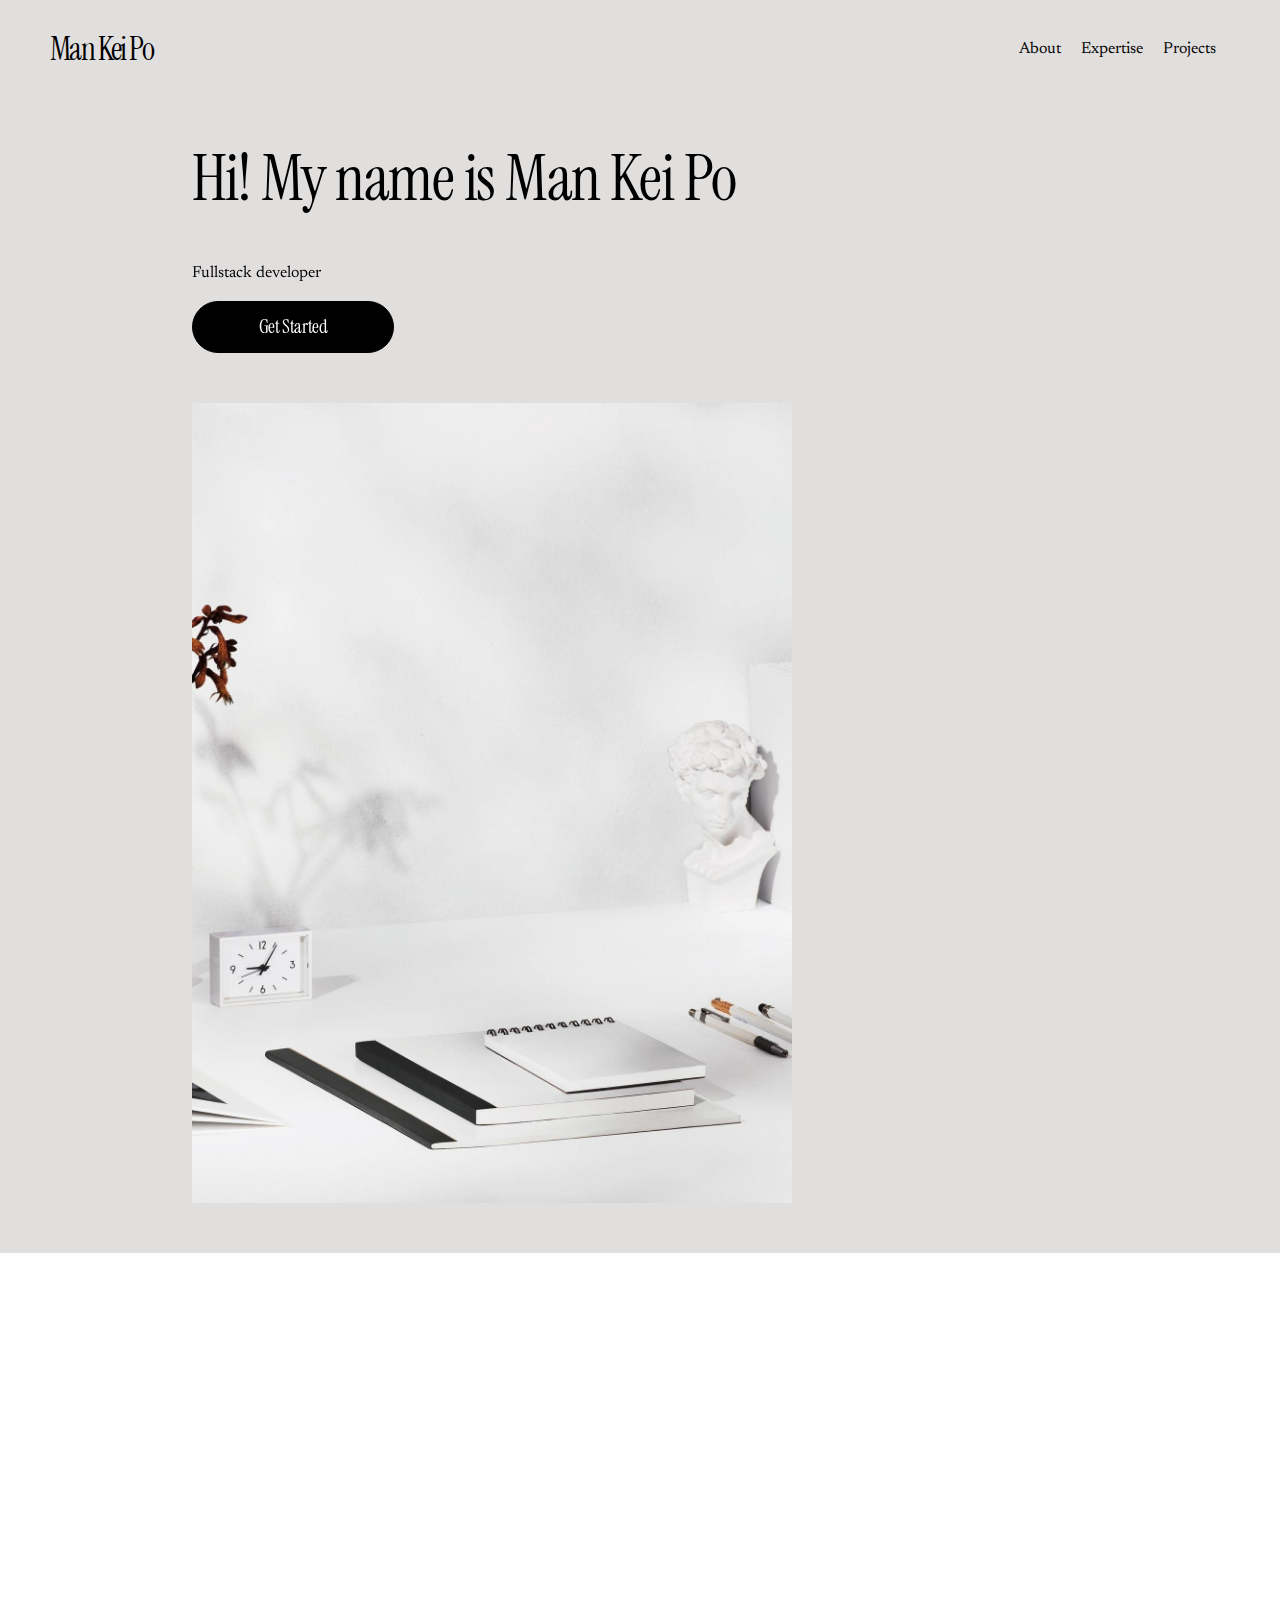
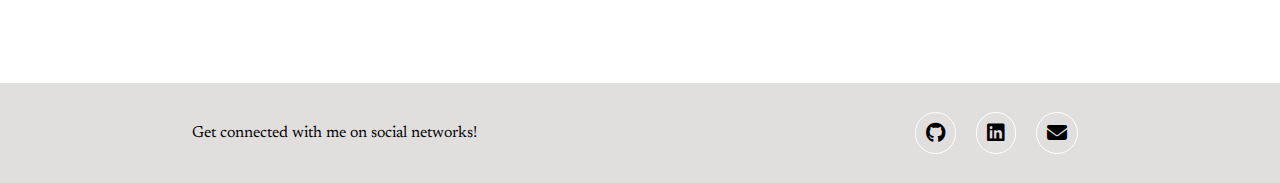
<file: index.html>
<!DOCTYPE html>
<html lang="en">
<head>
    <meta charset="UTF-8">
    <meta name="viewport" content="width=device-width, initial-scale=1.0">
    <link rel="stylesheet" href="index.css">
    <link rel="preconnect" href="https://fonts.googleapis.com">
    <link rel="preconnect" href="https://fonts.gstatic.com" crossorigin>
    <link href="https://fonts.googleapis.com/css2?family=Instrument+Serif:ital@0;1&family=Newsreader:ital,opsz,wght@0,6..72,200..800;1,6..72,200..800&display=swap" rel="stylesheet">
    <link rel="stylesheet" href="https://cdnjs.cloudflare.com/ajax/libs/font-awesome/6.4.2/css/all.min.css">
    <link rel="stylesheet" href="https://unpkg.com/aos@next/dist/aos.css" />
    <title>Man Kei Po | Fullstack developer</title>
</head>
<body>
    <button id="scrollUpBtn" onclick="scrollToTop()">
        <i class="fa-solid fa-arrow-up"></i>
    </button>
    <nav>
        <a href="/#" class="logo instrument-serif-regular" >Man Kei Po</a>
        <!-- Need Resizing-->
        <div class="hamburger" onclick="toggleMenu()">☰</div>
        <ul class="newsreader nav-links" id="nav-links">
          <li><a href="#about">About</a></li>
          <li><a href="#expertise">Expertise</a></li>
          <li><a href="#projects">Projects</a></li>
        </ul>
    </nav>
    <main>
        <div class="homepage">
            <span data-aos="fade-up" data-aos-duration="1000">
                <h1 class="instrument-serif-regular">Hi! My name is Man Kei Po</h1>
                <p class="newsreader">Fullstack developer</p>
                <a href="#about" class="button instrument-serif-regular">Get Started</a>
            </span>
            <img src="img/Light+Objects+1.png" alt="image" data-aos="fade-up" data-aos-duration="1000">
        </div>
        <div id="about"></div>
        <div class="aboutme" data-aos="fade-up" data-aos-duration="1000">
            <img src="img/Sleek+Objects+2.png" alt="image">
            <span data-aos="fade-up" data-aos-duration="1000" data-aos-delay="50">
                <h1 class="instrument-serif-regular">About Me</h1>
                <p class="newsreader">I'm a Computer Science student at Hunter College, passionate about backend development, full-stack web applications, and problem-solving. I enjoy building scalable and efficient software solutions, and I’m always looking to expand my knowledge in algorithms and system design.</p>
                <p class="newsreader">With experience in web development, API design, and real-time applications, I have worked on projects like AlumLink, Foodie, and a multiplayer Jeopardy game. Through internships, hackathons, and coding boot camps, I’ve honed my skills in JavaScript, Python, React, Node.js, and databases like MongoDB and PostgreSQL.</p>
                <p class="newsreader">Feel free to explore my projects, check out my resume, or get in touch!</p>
            </span>
        </div>
        <!-- Need Resizing-->
        <div id="expertise"></div>
        <div class="skills" data-aos="fade-up" data-aos-duration="1000">
            <h1 class="instrument-serif-regular">My Skills</h1>
            <h3 class="newsreader">Fullstack Development</h3>
            <div class="containers">
                <div class="box" data-aos="fade-up" data-aos-duration="1000" data-aos-delay="200">
                    <h2 class="newsreader">Frontend</h2>
                    <i class="fab fa-html5 skill-icon"></i>
                    <i class="fab fa-css3-alt skill-icon"></i>
                    <i class="fab fa-react skill-icon"></i>
                </div>
                <div class="box" data-aos="fade-up" data-aos-duration="1000" data-aos-delay="400">
                    <h2 class="newsreader">Backend</h2>
                    <i class="fab fa-node skill-icon"></i>
                    <i class="fas fa-database skill-icon"></i>
                    <i class="fas fa-server skill-icon"></i>
                </div>
                <div class="box lastbox" data-aos="fade-up" data-aos-duration="1000" data-aos-delay="600">
                    <h2 class="newsreader">Languages</h2>
                    <i class="fab fa-js skill-icon"></i>
                    <i class="fab fa-python skill-icon"></i>
                    <i class="fa-brands fa-java skill-icon"></i>

                </div>
            </div>
        </div>
        <!-- Need Resizing-->
        <div id="projects"></div>
        <div class="projects" data-aos="fade-up" data-aos-duration="1000" data-aos-delay="200">
            <h1 class="instrument-serif-regular">Projects</h1>
            <div class="project-containers">
                <div class="container">
                    <a href="/pages/Jeopardy.html">
                        <img src="img/jeopardy.png" alt="image">
                        <h3 class="newsreader">Jeopardy</h3>
                        <p class="newsreader">A full-stack web application for a real-time multiplayer Jeopardy game using React, JavaScript, and Express.js, implementing socket connections for live gameplay, a RESTful API for data management</p>
                    </a>
                </div>
                <div class="container">
                    <a href="/pages/stray.html">
                        <img src="img/stray-finder.png" alt="image">
                        <h3 class="newsreader">Stray-finder</h3>
                        <p class="newsreader">A full-stack web application for locating and tracking stray animals using React, JavaScript, and Express.js, integrating Google Maps API for stray coordinates, a RESTful API, AWS S3 for image storage, and Nodemailer for subscriber notifications</p>
                    </a>
                </div>
                <div class="container">
                    <a href="/pages/Alum.html">
                        <img src="img/Alumlink.png" alt="image">
                        <h3 class="newsreader">AlumLink</h3>
                        <p class="newsreader">A full-stack open source alumni directory solution designed for CUNY Law School graduates in a team of 4 and built with React, Node.js, Express.js, and PostgreSQL.</p>
                    </a>
                </div>
            </div>
        </div>
    </main>
    <footer>
        <p class="newsreader">Get connected with me on social networks!</p>
        <ul>
            <li><a href="https://github.com/mankeipo/"><i class="fa-brands fa-github footer-icons"></i></a></li>
            <li><a href="https://www.linkedin.com/in/man-kei-po-22537421a/"><i class="fa-brands fa-linkedin footer-icons"></i></a></li>
            <li><a href="mailto:pomankei66666@gmail.com"><i class="fa-solid fa-envelope footer-icons"></i></a></li>
        </ul>
    </footer>
    <script src="https://unpkg.com/aos@next/dist/aos.js"></script>
    <script>
      AOS.init();
      function toggleMenu() {
            const navLinks = document.getElementById("nav-links");
            navLinks.classList.toggle("active");
      }
      window.addEventListener("scroll", function () {
        const scrollUpBtn = document.getElementById("scrollUpBtn");
        const aboutSection = document.getElementById("about");

        if (window.scrollY >= aboutSection.offsetTop - 50) {
            scrollUpBtn.style.display = "flex";
        } else {
            scrollUpBtn.style.display = "none";
        }
      });

    function scrollToTop() {
        window.scrollTo({ top: 0});
    }
    </script>
</body>
</html>
</file>
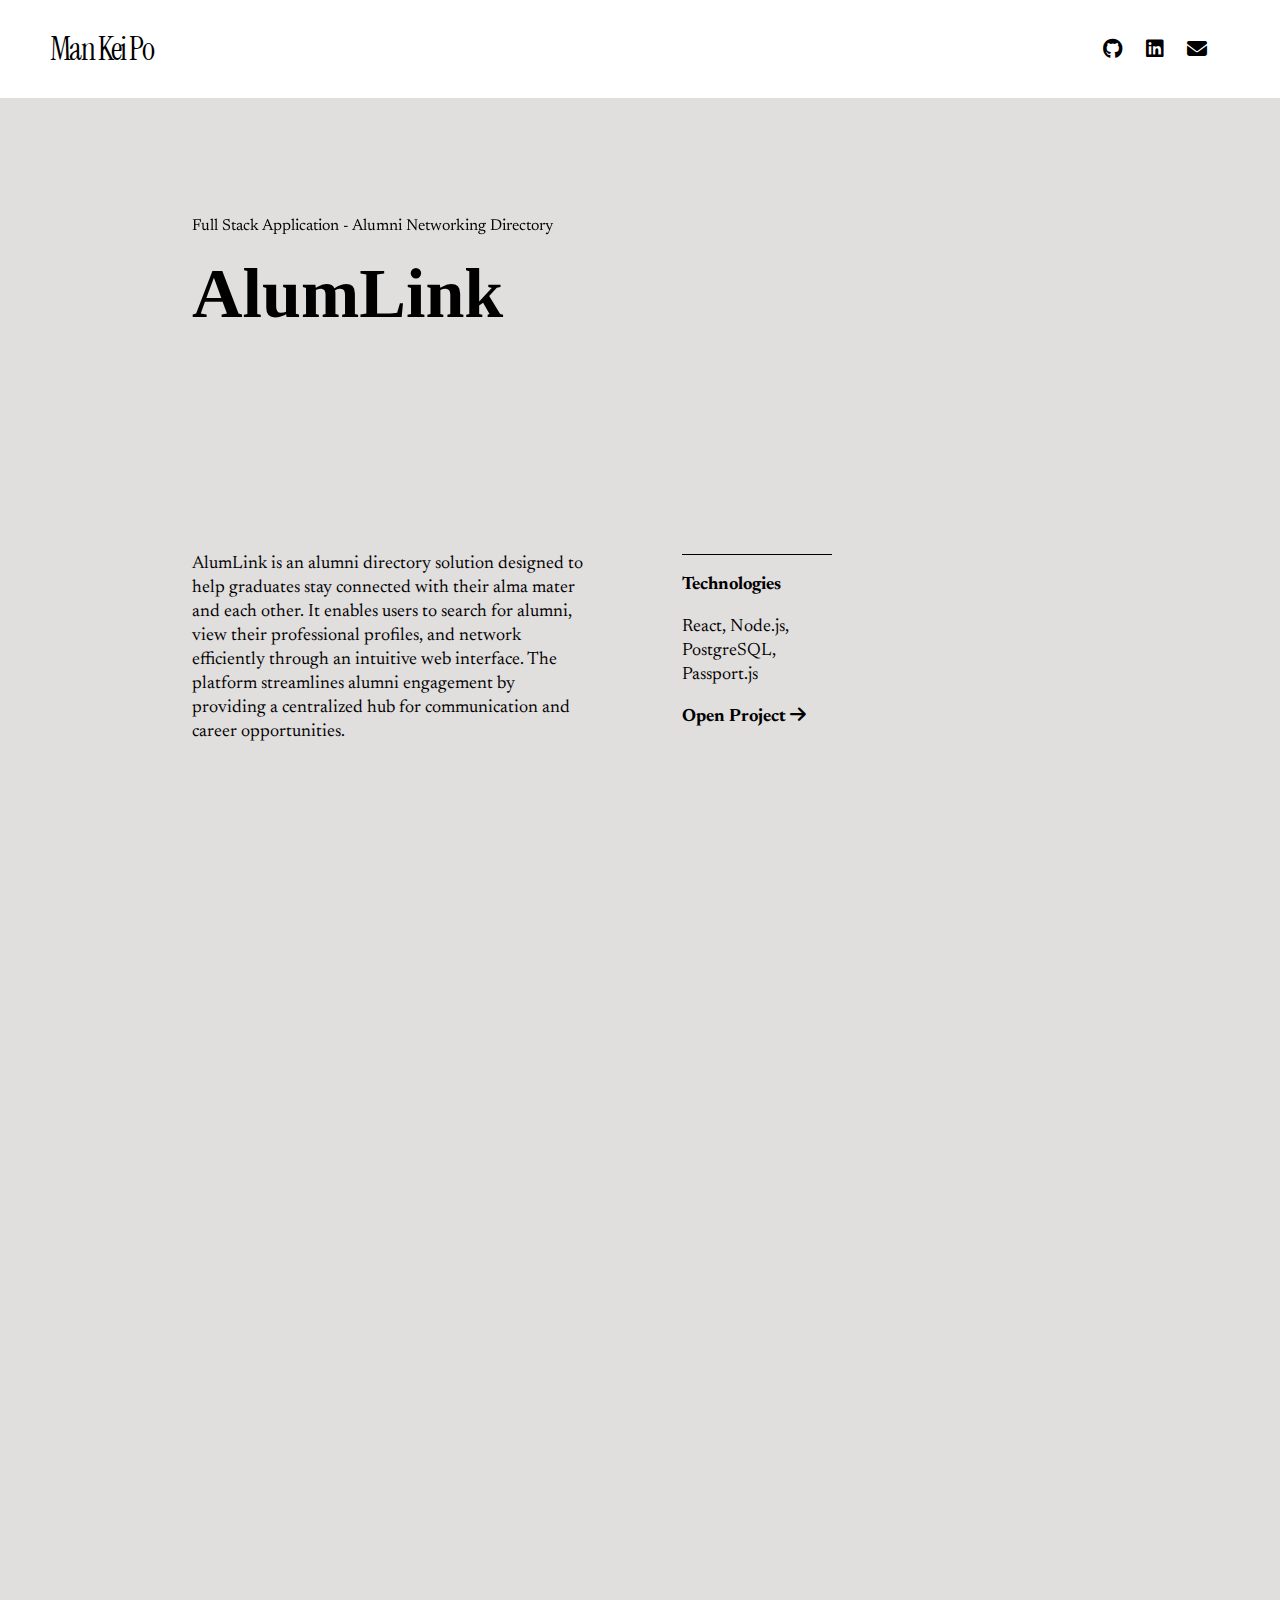
<file: pages/Alum.html>
<!DOCTYPE html>
<html lang="en">
<head>
    <meta charset="UTF-8">
    <meta name="viewport" content="width=device-width, initial-scale=1.0">
    <title>Man Kei Po | AlumLink</title>
    <link rel="stylesheet" href="project.css">
    <link rel="preconnect" href="https://fonts.googleapis.com">
    <link rel="preconnect" href="https://fonts.gstatic.com" crossorigin>
    <link href="https://fonts.googleapis.com/css2?family=Instrument+Serif:ital@0;1&family=Newsreader:ital,opsz,wght@0,6..72,200..800;1,6..72,200..800&display=swap" rel="stylesheet">
    <link rel="stylesheet" href="https://cdnjs.cloudflare.com/ajax/libs/font-awesome/6.4.2/css/all.min.css">
    <link rel="stylesheet" href="https://unpkg.com/aos@next/dist/aos.css" />
</head>
<body>
    <button id="scrollUpBtn" onclick="scrollToTop()">
        <i class="fa-solid fa-arrow-up"></i>
    </button>
    <nav>
        <a href="/#" class="logo instrument-serif-regular">Man Kei Po</a>
        <ul>
            <li><a href="https://github.com/mankeipo/"><i class="fa-brands fa-github footer-icons"></i></a></li>
            <li><a href="https://www.linkedin.com/in/man-kei-po-22537421a/"><i class="fa-brands fa-linkedin footer-icons"></i></a></li>
            <li><a href="mailto:pomankei66666@gmail.com"><i class="fa-solid fa-envelope footer-icons"></i></a></li>
        </ul>
    </nav>
    <main>
        <div class="context">
            <p class="newsreader" data-aos="fade-up" data-aos-duration="1000">Full Stack Application - Alumni Networking Directory</p>
            <h1 data-aos="fade-up" data-aos-duration="1000">AlumLink</h1>
            <div class="text newsreader">
                <p class="desc">AlumLink is an alumni directory solution designed to help graduates stay connected with their alma mater and each other. It enables users to search for alumni, view their professional profiles, and network efficiently through an intuitive web interface. The platform streamlines alumni engagement by providing a centralized hub for communication and career opportunities.</p>
                <div class="tech">
                    <b><p>Technologies</h3></b>
                    <p>React, Node.js, PostgreSQL, Passport.js</p>
                    <b><a href="https://github.com/CUNYTechPrep/AlumLink">Open Project <i class="fa-solid fa-arrow-right"></i></a></b>
                </div>
            </div>
        </div>
        <div id="slideshow" class="slideshow" data-aos="fade-up" data-aos-duration="1000">
            <img src="../img/Alum2.png" alt="">
            <img src="../img/Alum3.png" alt="">
            <img src="../img/Alum4.png" alt="">
        </div>
    </main>
    <script src="https://unpkg.com/aos@next/dist/aos.js"></script>
    <script>
      AOS.init();
      window.addEventListener("scroll", function () {
        const scrollUpBtn = document.getElementById("scrollUpBtn");
        const slideshowSection = document.getElementById("slideshow");

        if (window.scrollY >= slideshowSection.offsetTop - 50) {
            scrollUpBtn.style.display = "flex";
        } else {
            scrollUpBtn.style.display = "none";
        }
      });

    function scrollToTop() {
        window.scrollTo({ top: 0});
    }
    </script>
</body>
</html>
</file>
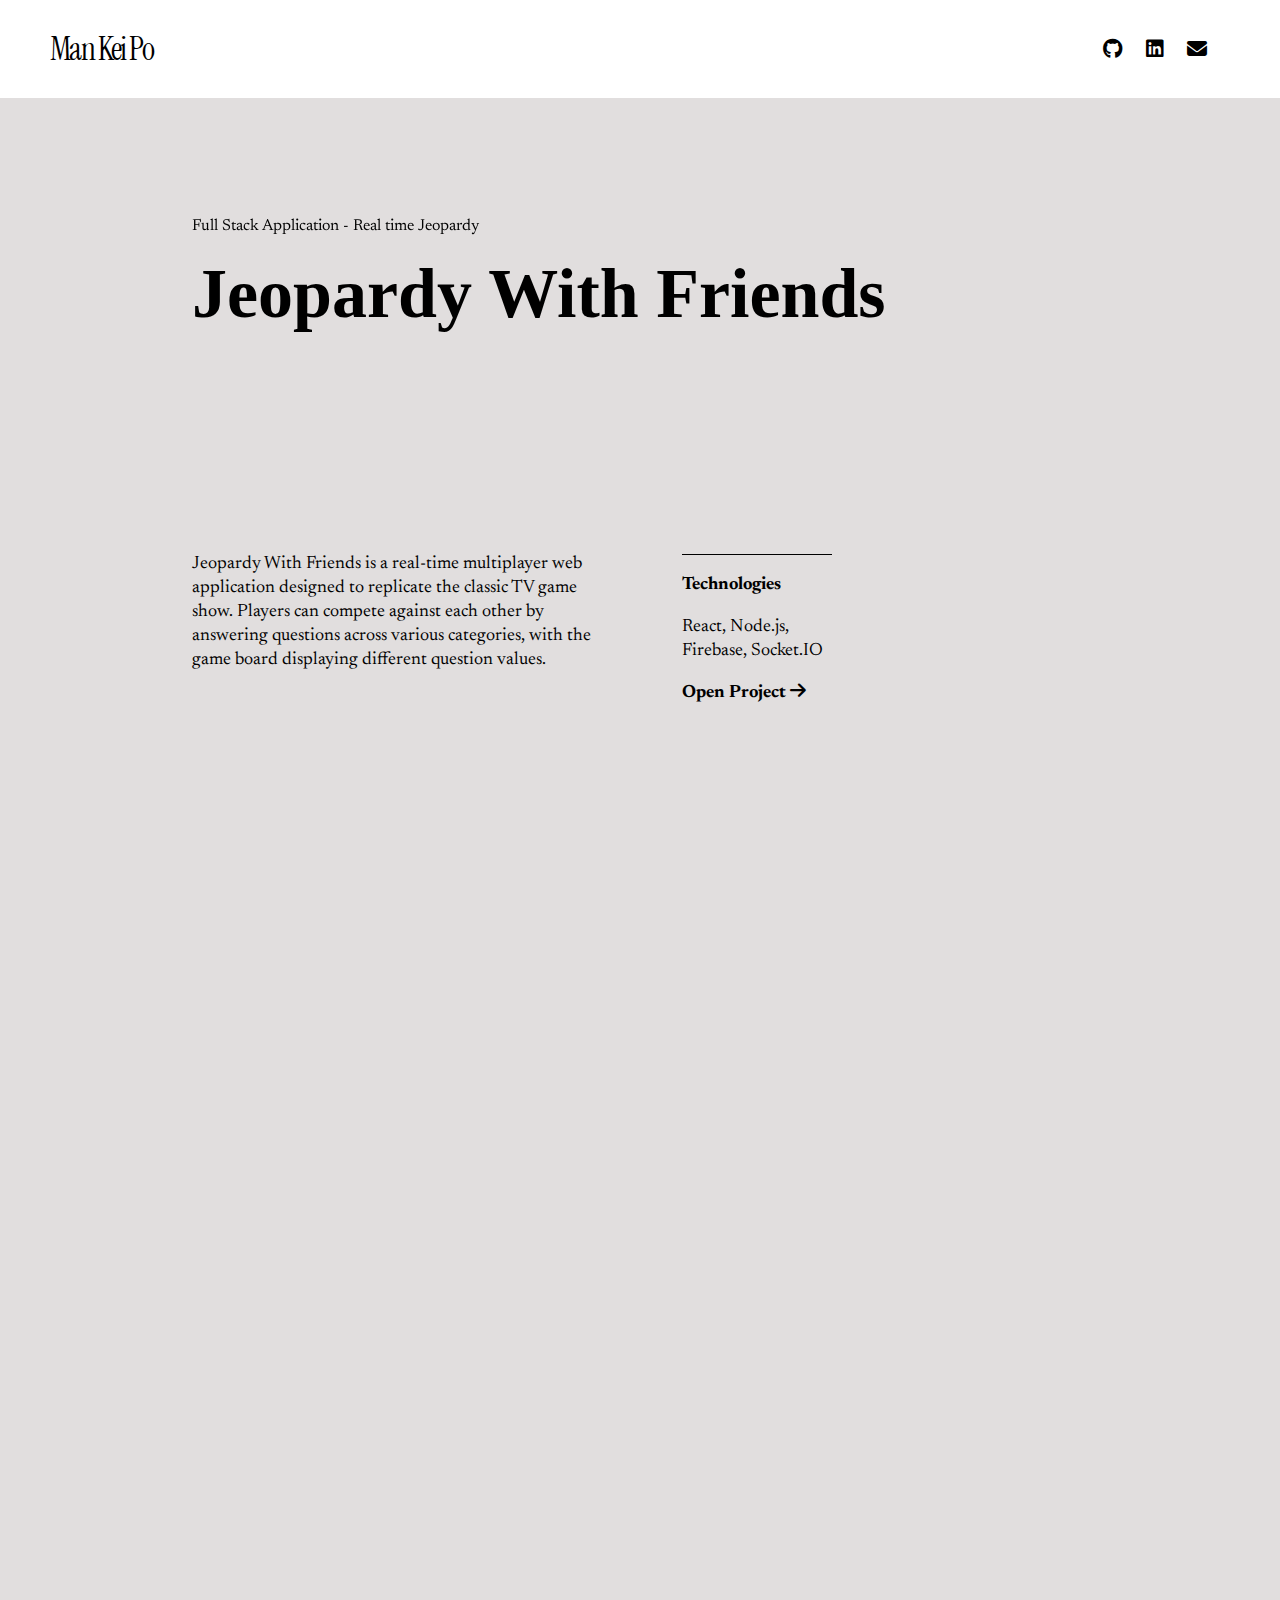
<file: pages/Jeopardy.html>
<!DOCTYPE html>
<html lang="en">
<head>
    <meta charset="UTF-8">
    <meta name="viewport" content="width=device-width, initial-scale=1.0">
    <title>Man Kei Po | Jeopardy</title>
    <link rel="stylesheet" href="project.css">
    <link rel="preconnect" href="https://fonts.googleapis.com">
    <link rel="preconnect" href="https://fonts.gstatic.com" crossorigin>
    <link href="https://fonts.googleapis.com/css2?family=Instrument+Serif:ital@0;1&family=Newsreader:ital,opsz,wght@0,6..72,200..800;1,6..72,200..800&display=swap" rel="stylesheet">
    <link rel="stylesheet" href="https://cdnjs.cloudflare.com/ajax/libs/font-awesome/6.4.2/css/all.min.css">
    <link rel="stylesheet" href="https://unpkg.com/aos@next/dist/aos.css" />
</head>
<body>
    <button id="scrollUpBtn" onclick="scrollToTop()">
        <i class="fa-solid fa-arrow-up"></i>
    </button>
    <nav>
        <a href="/#" class="logo instrument-serif-regular" >Man Kei Po</a>
        <ul>
            <li><a href="https://github.com/mankeipo/"><i class="fa-brands fa-github footer-icons"></i></a></li>
            <li><a href="https://www.linkedin.com/in/man-kei-po-22537421a/"><i class="fa-brands fa-linkedin footer-icons"></i></a></li>
            <li><a href="mailto:pomankei66666@gmail.com"><i class="fa-solid fa-envelope footer-icons"></i></a></li>
        </ul>
    </nav>
    <main>
        <div class="context">
            <p class="newsreader" data-aos="fade-up" data-aos-duration="1000">Full Stack Application - Real time Jeopardy</p>
            <h1 data-aos="fade-up" data-aos-duration="1000">Jeopardy With Friends</h1>
            <div class="text newsreader">
                <p class="desc">Jeopardy With Friends is a real-time multiplayer web application designed to replicate the classic TV game show. Players can compete against each other by answering questions across various categories, with the game board displaying different question values.</p>
                <div class="tech">
                    <b><p>Technologies</h3></b>
                    <p>React, Node.js, Firebase, Socket.IO</p>
                    <b><a href="https://github.com/csci-499-fa24/Team2/">Open Project <i class="fa-solid fa-arrow-right"></i></a></b>
                </div>
            </div>
        </div>
        <div id="slideshow"class="slideshow" data-aos="fade-up" data-aos-duration="1000">
            <img src="../img/jeopardy1.png" alt="">
            <img src="../img/jeopardy2.png" alt="">
            <img src="../img/jeopardy3.png" alt="">
            <img src="../img/jeopardy4.png" alt="">
            <img src="../img/jeopardy5.png" alt="">
        </div>
    </main>
    <script src="https://unpkg.com/aos@next/dist/aos.js"></script>
    <script>
      AOS.init();
      window.addEventListener("scroll", function () {
        const scrollUpBtn = document.getElementById("scrollUpBtn");
        const slideshowSection = document.getElementById("slideshow");

        if (window.scrollY >= slideshowSection.offsetTop - 50) {
            scrollUpBtn.style.display = "flex";
        } else {
            scrollUpBtn.style.display = "none";
        }
      });

    function scrollToTop() {
        window.scrollTo({ top: 0});
    }
    </script>
</body>
</html>
</file>
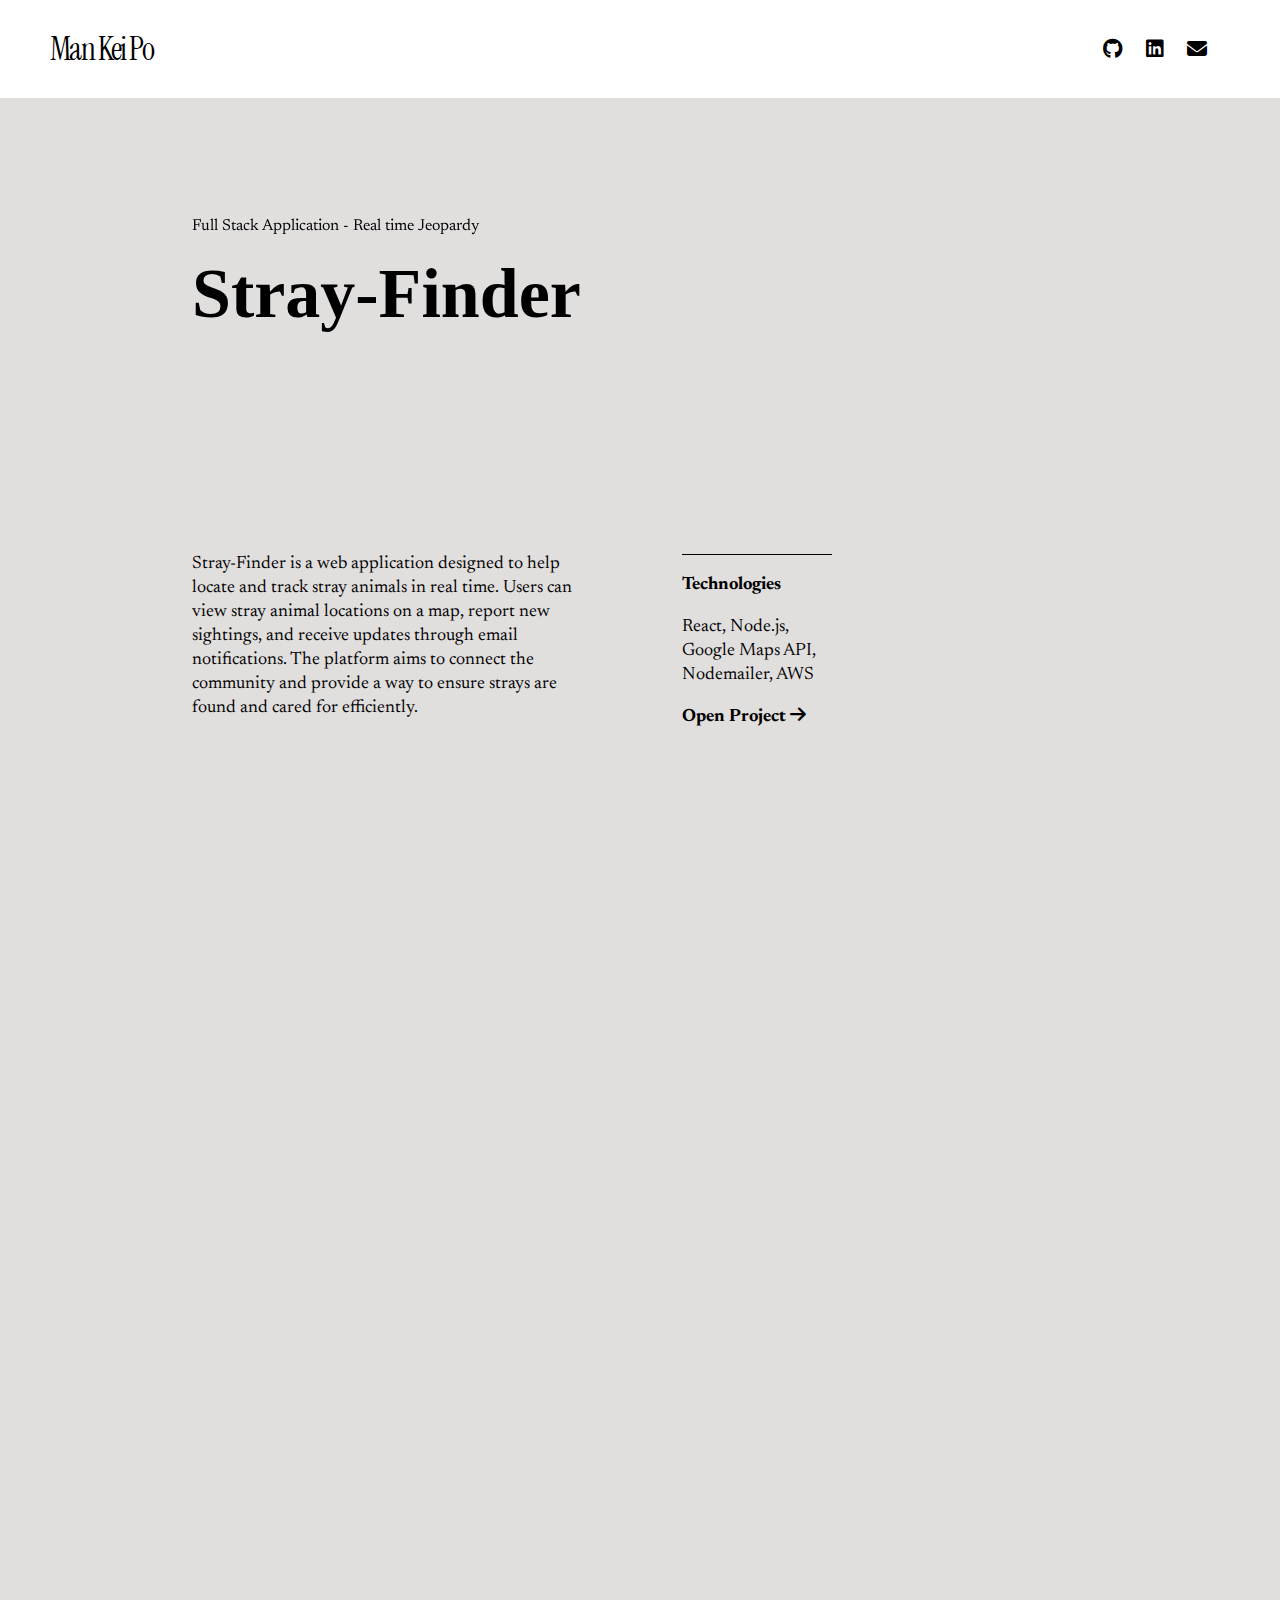
<file: pages/stray.html>
<!DOCTYPE html>
<html lang="en">
<head>
    <meta charset="UTF-8">
    <meta name="viewport" content="width=device-width, initial-scale=1.0">
    <title>Man Kei Po | Stray-Finder</title>
    <link rel="stylesheet" href="project.css">
    <link rel="preconnect" href="https://fonts.googleapis.com">
    <link rel="preconnect" href="https://fonts.gstatic.com" crossorigin>
    <link href="https://fonts.googleapis.com/css2?family=Instrument+Serif:ital@0;1&family=Newsreader:ital,opsz,wght@0,6..72,200..800;1,6..72,200..800&display=swap" rel="stylesheet">
    <link rel="stylesheet" href="https://cdnjs.cloudflare.com/ajax/libs/font-awesome/6.4.2/css/all.min.css">
    <link rel="stylesheet" href="https://unpkg.com/aos@next/dist/aos.css" />
</head>
<body>
    <button id="scrollUpBtn" onclick="scrollToTop()">
        <i class="fa-solid fa-arrow-up"></i>
    </button>
    <nav>
        <a href="/#" class="logo instrument-serif-regular" >Man Kei Po</a>
        <ul>
            <li><a href="https://github.com/mankeipo/"><i class="fa-brands fa-github footer-icons"></i></a></li>
            <li><a href="https://www.linkedin.com/in/man-kei-po-22537421a/"><i class="fa-brands fa-linkedin footer-icons"></i></a></li>
            <li><a href="mailto:pomankei66666@gmail.com"><i class="fa-solid fa-envelope footer-icons"></i></a></li>
        </ul>
    </nav>
    <main>
        <div class="context">
            <p class="newsreader" data-aos="fade-up" data-aos-duration="1000">Full Stack Application - Real time Jeopardy</p>
            <h1 data-aos="fade-up" data-aos-duration="1000">Stray-Finder</h1>
            <div class="text newsreader">
                <p class="desc">Stray-Finder is a web application designed to help locate and track stray animals in real time. Users can view stray animal locations on a map, report new sightings, and receive updates through email notifications. The platform aims to connect the community and provide a way to ensure strays are found and cared for efficiently.</p>
                <div class="tech">
                    <b><p>Technologies</h3></b>
                    <p>React, Node.js, Google Maps API, Nodemailer, AWS</p>
                    <b><a href="https://github.com/csci-499-fa24/Stray-Finder">Open Project <i class="fa-solid fa-arrow-right"></i></a></b>
                </div>
            </div>
        </div>
        <div id="slideshow" class="slideshow" data-aos="fade-up" data-aos-duration="100">
            <img src="../img/stray1.png" alt="">
            <img src="../img/stray2.png" alt="">
            <img src="../img/stray3.png" alt="">
            <img src="../img/stray4.png" alt="">
            <img src="../img/stray5.png" alt="">
        </div>
    </main>
    <script src="https://unpkg.com/aos@next/dist/aos.js"></script>
    <script>
      AOS.init();
      window.addEventListener("scroll", function () {
        const scrollUpBtn = document.getElementById("scrollUpBtn");
        const slideshowSection = document.getElementById("slideshow");

        if (window.scrollY >= slideshowSection.offsetTop - 50) {
            scrollUpBtn.style.display = "flex";
        } else {
            scrollUpBtn.style.display = "none";
        }
      });

    function scrollToTop() {
        window.scrollTo({ top: 0});
    }
    </script>
</body>
</html>
</file>
<file: index.css>
html {
    scroll-behavior: smooth;
}

body {
    background-color: white;
    margin: 0;
    overflow-x: hidden;
}

.newsreader {
    font-family: "Newsreader", serif;
    font-optical-sizing: auto;
    font-weight: 400;
    font-style: normal;
    line-height: 1.5em;
    letter-spacing: 0em;
}

.instrument-serif-regular {
    font-family: "Instrument Serif", serif;
    font-weight: 400;
    font-style: normal;
    line-height: 1.2em;
    letter-spacing: -0.02em;
}

nav {
    display: flex;
    justify-content: space-between;
    align-items: center;
    background-color: #E1DEDE;
}

.logo {
    color: black;
    text-decoration: none;
    font-size: 2em;
    /* text-transform: uppercase; */
    letter-spacing: 2px;
    padding: 30px 50px;
    letter-spacing: -0.05em;
}

nav ul {
    display: flex;
    justify-content: center;
    padding-right: 5%;
}

nav ul li {
    font-size: 1em;
    list-style: none;
    margin-left: 20px;
}

nav ul li a {
    color: black;
    text-decoration: none;
    transition: opacity 0.3s ease;
}

nav ul:hover li a {
    opacity: 0.5; /* Fade all links */
}

nav ul li:hover a {
    opacity: 1; /* Fully visible */
}

.homepage{
    padding-top: env(safe-area-inset-top);
    background-color: #E1DEDE;
    display: flex;
    align-items: center;
    justify-content: space-between;
    padding: 0 15%;
    flex-wrap: wrap;
}

.homepage h1, .aboutme h1, .skills h1, .projects h1{
    font-size: 4em;
}

.homepage p {
    max-width: 500px;
}

.homepage img, .aboutme img {
    width: 80%;
    max-width: 600px;
    aspect-ratio: 3 / 4;
    margin: 50px 0px;
    object-fit: cover;
}

.aboutme span {
    max-width: 800px;
}
.aboutme {
    display: flex;
    align-items: center;
    justify-content: space-between;
    margin: 0 10%;
    flex-wrap: wrap;
}

.skills {
    margin-top: 100px;
    text-align: center;
    height: 600px;
}

.box {
    max-width: 300px;
    /* height: 500px; */
    text-align: center;
}

.containers {
    margin: 0px 20%;
    display: flex;
    justify-content: space-between;
}

.container p {
    max-width: 400px;
}

.container {
    display: flex;
    flex-direction: column;
}

.button {
    width: 200px;
    height: 50px;
    background-color: black;
    border-radius: 100px;
    text-align: center;
    display: flex;
    justify-content: center;
    align-items: center;
    border: 0.5px solid black;
}

a.button  {
    text-decoration: none;
    color: white;
    font-size: 1.2em;
}

.button:hover {
    background-color: white;
    color: black;
}

.skill-icon {
    font-size: 80px;
    margin: 10px;
}

.fa-html5 { color: #e34f26; }
.fa-css3-alt { color: #1572b6; }
.fa-react { color: #61dafb; }
.fa-node { color: #68a063; }
.fa-database { color: #4db33d; }
.fa-server { color: #808080; }
.fa-js { color: #f7df1e; }
.fa-python { color: #3776ab; }
/* .fa-code { color: #888; }
.fa-github { color: #000; }
.fa-linkedin { color: #0077B5; } */

.projects {
    margin: 0 15%;
}

.project-containers {
    display: flex;
    justify-content: space-between;
    flex-wrap: wrap;
    padding-bottom: 200px;
    
}

.project-containers img {
    width: 100%;
    max-width: 430px;
    margin-bottom: 20px;
    /* border: 2px solid #E1DEDE;
    border-radius: 20px; */
    height: 430px;
    object-fit: cover;
    transition: transform 0.3s ease-in-out;
}

.container:hover img {
    transform: scale(1.05);
}

.project-containers a {
    text-decoration: none;
    color: black;
}

.project-containers h3 {
    font-size: 1.4em;
}

footer {
    background-color: #E1DEDE;
    height: 100px;
    display: flex;
    justify-content: space-between;
    align-items: center;
    padding: 0 15%;
}

footer ul {
    display: flex;
    margin-left: 10px;
    list-style-type: none;
}

.footer-icons {
    font-size: 20px;
    margin: 10px;
    padding: 10px;
    border: 1px solid white;
    border-radius: 100px;
    color: black;
    animation: transform 0.5 ease-in-out;
}

.footer-icons:hover {
    transform: scale(1.2);
}

.hamburger {
    display: none;
    font-size: 1.5em;
    cursor: pointer;
}

#scrollUpBtn {
    position: fixed;
    bottom: 20px;
    right: 20px;
    width: 50px;
    height: 50px;
    background-color: #333;
    color: white;
    border: none;
    border-radius: 50%;
    cursor: pointer;
    display: none;
    font-size: 24px;
    justify-content: center;
    align-items: center;
    transition: opacity 0.3s ease, transform 0.3s ease;
}

#scrollUpBtn:hover {
    background-color: #555;
}

#scrollUpBtn i {
    display: flex;
    justify-content: center;
    align-items: center;
}


@media (max-width: 720px) {
    .homepage h1 {
        font-size: 30px;
    }
    .skill-icon {
        font-size: 50px;
    }
    .box h2 {
        font-size: 18px;
    }
    .container {
        margin-top: 10px;
        width: 100%;
    }
    .container img {
        width: 100%;
        height: auto;
    }

    .hamburger {
        display: block;
        margin-right: 5%;
    }

    .projects {
        margin: 0 5%;
    }
    
    .nav-links {
        display: none; 
        flex-direction: column;
        width: 100%;
        background-color: #E1DEDE;
        position: absolute;
        top: 60px;
        left: 0;
        padding: 10px 0;
    }

    .nav-links li {
        margin: 10px 0;
        text-align: center;
    }

    .nav-links.active {
        display: flex; /* Show Nav Links when Active */
    }

    footer p {
        display: none;
    }
}
</file>
<file: pages/project.css>
html {
    scroll-behavior: smooth;
}

body {
    background-color: #E1DEDE;
    margin: 0;
}
.newsreader {
    font-family: "Newsreader", serif;
    font-optical-sizing: auto;
    font-weight: 400;
    font-style: normal;
    line-height: 1.5em;
    letter-spacing: 0em;
}

.instrument-serif-regular {
    font-family: "Instrument Serif", serif;
    font-weight: 400;
    font-style: normal;
    line-height: 1.2em;
    letter-spacing: -0.02em;
}

nav {
    padding-top: env(safe-area-inset-top);
    width: 100%;
    display: flex;
    justify-content: space-between;
    align-items: center;
    background-color: white;
}

.logo {
    color: black;
    text-decoration: none;
    font-size: 2em;
    /* text-transform: uppercase; */
    letter-spacing: 2px;
    padding: 30px 50px;
    letter-spacing: -0.05em;
}

nav ul {
    display: flex;
    justify-content: center;
    padding-right: 5%;
}

nav ul li {
    font-size: 1.5em;
    list-style: none;
    margin-left: 1%;
}

nav ul li a {
    color: black;
    text-decoration: none;
}

.context {
    display: flex;
    flex-direction: column;
    margin: 100px 15%;
}

.context h1 {
    font-size: 70px;
    margin: 0;
}

.text {
    margin-top: 200px;
    display: flex;
    flex-wrap: wrap;
}

.desc{
    max-width: 400px;
    font-size: 18px;
    margin-right: 10%;
}

.tech {
    font-size: 18px;
    margin-right: 100px;
    border-top: 1px solid black;
    width: 150px;
    margin-top: 20px;
    padding: 0;
}

.tech a{
    text-decoration: none;
    color: black;
}

.tech a:hover {
    color: #6ec1e4;
}

.slideshow img{
    width: 80%;
    display: flex;
    flex-direction: column;
    margin: 0 auto;
    margin-bottom: 10px;
    height: auto;
}

.slideshow {
    margin-top: 10%;
}

footer {
    margin-top: 50px;
    background-color: white;
    height: 100px;
    display: flex;
    justify-content: space-between;
    align-items: center;
    padding: 0 15%;
}

footer ul {
    display: flex;
    margin-left: 10px;
    list-style-type: none;
}

.footer-icons {
    font-size: 20px;
    margin: 10px;
    border: 1px solid white;
    border-radius: 100px;
    color: black;
}

.footer-icons {
    animation: transform 0.5 ease-in-out;
}

.footer-icons:hover {
    transform: scale(1.2);
}

#scrollUpBtn {
    position: fixed;
    bottom: 20px;
    right: 20px;
    width: 50px;
    height: 50px;
    background-color: #333;
    color: white;
    border: none;
    border-radius: 50%;
    cursor: pointer;
    display: none;
    font-size: 24px;
    justify-content: center;
    align-items: center;
    transition: opacity 0.3s ease, transform 0.3s ease;
}

#scrollUpBtn:hover {
    background-color: #555;
}

#scrollUpBtn i {
    display: flex;
    justify-content: center;
    align-items: center;
}

@media (max-width: 720px) {
    .text {
        margin-top: 50px;
    }

    .context h1 {
        font-size: 40px;
    }
}
</file>
